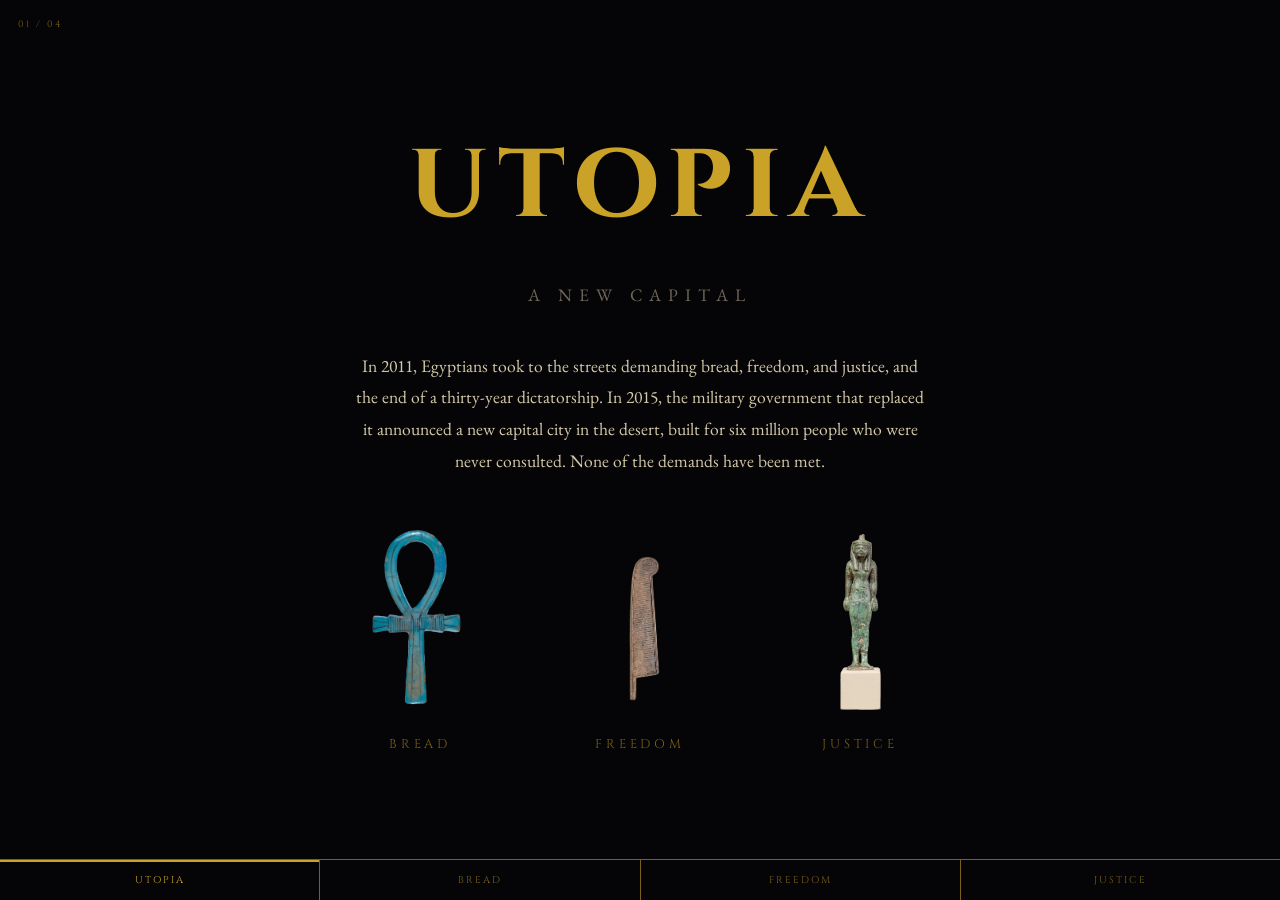
<file: index.html>
<!doctype html>
<html lang="en">

<head>
  <meta charset="UTF-8" />
  <meta name="viewport" content="width=device-width, initial-scale=1.0" />
  <title>utopia</title>
  <link
    href="https://fonts.googleapis.com/css2?family=EB+Garamond:ital,wght@0,400;0,500;1,400&family=Cinzel:wght@400;600&display=swap"
    rel="stylesheet" />
  <link rel="stylesheet" href="styles.css" />
</head>

<body>
  <div id="page-indicator"></div>
  <main class="page" style="gap: 44px">
    <h1 class="landing-title">utopia</h1>

    <p class="landing-subtitle">a new capital</p>

    <p class="landing-statement">In 2011, Egyptians took to the streets demanding bread, freedom, and justice, and the
      end of a thirty-year dictatorship. In 2015, the military government that replaced it announced a new capital city
      in the desert, built for six million people who were never consulted. None of the demands have been met.</p>

    <div class="symbols-row">
      <a href="bread.html" class="symbol-entry">
        <div class="symbol-img-wrap">
          <img src="./img/bread.png" alt="Ankh" />
        </div>
        <span class="symbol-label">bread</span>
      </a>

      <a href="freedom.html" class="symbol-entry">
        <div class="symbol-img-wrap">
          <img src="./img/freedom.png" alt="Feather of Ma'at" />
        </div>
        <span class="symbol-label">freedom</span>
      </a>

      <a href="justice.html" class="symbol-entry">
        <div class="symbol-img-wrap">
          <img src="./img/justice.png" alt="Maat figurine" />
        </div>
        <span class="symbol-label">justice</span>
      </a>
    </div>
  </main>

  <nav id="nav">
    <a href="index.html" class="nav-item">
      <span class="nav-label">Utopia</span>
    </a>
    <a href="bread.html" class="nav-item">
      <span class="nav-label">Bread</span>
    </a>
    <a href="freedom.html" class="nav-item">
      <span class="nav-label">Freedom</span>
    </a>
    <a href="justice.html" class="nav-item">
      <span class="nav-label">Justice</span>
    </a>
  </nav>

  <script src="script.js"></script>
  <script>
    initPage(0);
  </script>
</body>

</html>
</file>
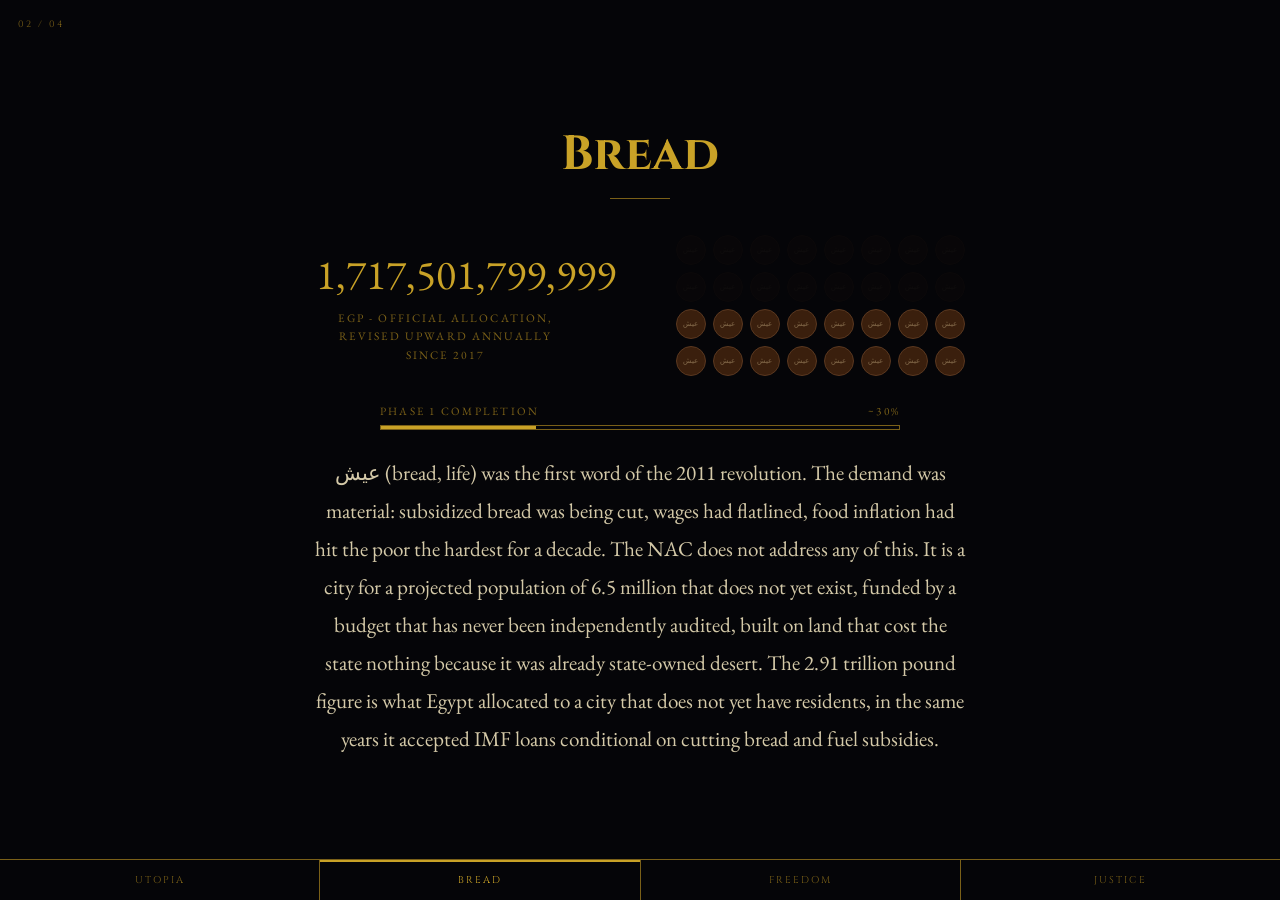
<file: bread.html>
<!doctype html>
<html lang="en">

<head>
  <meta charset="UTF-8" />
  <meta name="viewport" content="width=device-width, initial-scale=1.0" />
  <title>bread</title>
  <link
    href="https://fonts.googleapis.com/css2?family=EB+Garamond:ital,wght@0,400;0,500;1,400&family=Cinzel:wght@400;600&display=swap"
    rel="stylesheet" />
  <link rel="stylesheet" href="styles.css" />
</head>

<body>
  <div id="page-indicator"></div>
  <main class="page">
    <div class="section-header">
      <h2 class="section-title">Bread</h2>
      <div class="section-rule"></div>
    </div>

    <div class="bread-layout">
      <div class="budget-block">
        <span class="budget-number" id="budget-counter">0</span>
        <p class="budget-label">
          EGP - official allocation, revised upward annually since 2017
        </p>
      </div>
      <div class="loaves-grid" id="loaves-grid"></div>
    </div>

    <div class="progress-block">
      <div class="progress-labels">
        <span>Phase 1 Completion</span>
        <span>~30%</span>
      </div>
      <div class="progress-outer">
        <div class="progress-inner" id="progress-bar"></div>
      </div>
    </div>

    <p class="bread-note">
      عيش (bread, life) was the first word of the 2011 revolution. The
      demand was material: subsidized bread was being cut, wages had
      flatlined, food inflation had hit the poor the hardest for a decade. The
      NAC does not address any of this. It is a city for a projected
      population of 6.5 million that does not yet exist, funded by a budget
      that has never been independently audited, built on land that cost the
      state nothing because it was already state-owned desert. The 2.91 trillion
      pound figure is what Egypt allocated to a city that does not yet have residents,
      in the same years it accepted IMF loans conditional on cutting bread and fuel subsidies.
    </p>
  </main>

  <nav id="nav">
    <a href="index.html" class="nav-item"><span class="nav-label">Utopia</span></a>
    <a href="bread.html" class="nav-item"><span class="nav-label">Bread</span></a>
    <a href="freedom.html" class="nav-item"><span class="nav-label">Freedom</span></a>
    <a href="justice.html" class="nav-item"><span class="nav-label">Justice</span></a>
  </nav>

  <script src="script.js"></script>
  <script>
    initPage(1);
    initBudgetCounter();
    initLoaves();
  </script>
</body>

</html>
</file>
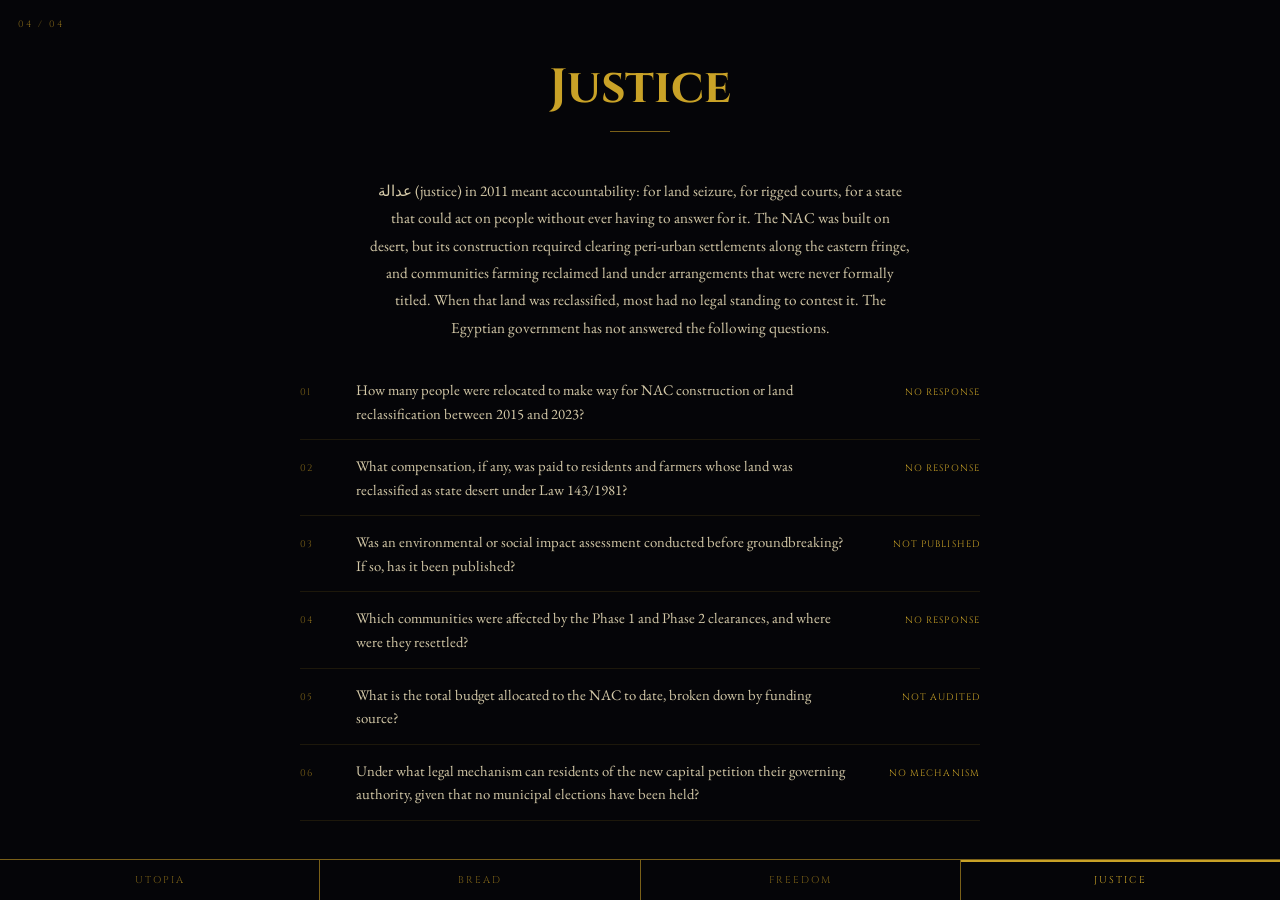
<file: justice.html>
<!DOCTYPE html>
<html lang="en">

<head>
  <meta charset="UTF-8">
  <meta name="viewport" content="width=device-width, initial-scale=1.0">
  <title>justice</title>
  <link
    href="https://fonts.googleapis.com/css2?family=EB+Garamond:ital,wght@0,400;0,500;1,400&family=Cinzel:wght@400;600&display=swap"
    rel="stylesheet">
  <link rel="stylesheet" href="styles.css">
</head>

<body>
  <div id="page-indicator"></div>

  <main class="page" id="page-justice">
    <div class="section-header">
      <h2 class="section-title">Justice</h2>
      <div class="section-rule"></div>
    </div>

    <p class="names-intro">
      عدالة (justice) in 2011 meant accountability: for land seizure,
      for rigged courts, for a state that could act on people without
      ever having to answer for it. The NAC was built on desert,
      but its construction required clearing peri-urban settlements
      along the eastern fringe, and communities farming reclaimed land
      under arrangements that were never formally titled.
      When that land was reclassified, most had no legal standing to contest it.
      The Egyptian government has not answered the following questions.
    </p>

    <div class="questions-list">
      <div class="question-item">
        <span class="q-num">01</span>
        <p>How many people were relocated to make way for NAC construction or land reclassification between 2015 and
          2023?</p>
        <span class="q-status">no response</span>
      </div>
      <div class="question-item">
        <span class="q-num">02</span>
        <p>What compensation, if any, was paid to residents and farmers whose land was reclassified as state desert
          under Law 143/1981?</p>
        <span class="q-status">no response</span>
      </div>
      <div class="question-item">
        <span class="q-num">03</span>
        <p>Was an environmental or social impact assessment conducted before groundbreaking? If so, has it been
          published?</p>
        <span class="q-status">not published</span>
      </div>
      <div class="question-item">
        <span class="q-num">04</span>
        <p>Which communities were affected by the Phase 1 and Phase 2 clearances, and where were they resettled?</p>
        <span class="q-status">no response</span>
      </div>
      <div class="question-item">
        <span class="q-num">05</span>
        <p>What is the total budget allocated to the NAC to date, broken down by funding source?</p>
        <span class="q-status">not audited</span>
      </div>
      <div class="question-item">
        <span class="q-num">06</span>
        <p>Under what legal mechanism can residents of the new capital petition their governing authority, given that no
          municipal elections have been held?</p>
        <span class="q-status">no mechanism</span>
      </div>
    </div>

  </main>

  <nav id="nav">
    <a href="index.html" class="nav-item"><span class="nav-label">Utopia</span></a>
    <a href="bread.html" class="nav-item"><span class="nav-label">Bread</span></a>
    <a href="freedom.html" class="nav-item"><span class="nav-label">Freedom</span></a>
    <a href="justice.html" class="nav-item"><span class="nav-label">Justice</span></a>
  </nav>

  <script src="script.js"></script>
  <script>initPage(3);</script>
</body>

</html>
</file>
<file: styles.css>
:root {
  --gold: #c9a227;
  --gold-dim: #7a6018;
  --black: #050508;
  --text: #d4c9a8;
}

* {
  box-sizing: border-box;
  margin: 0;
  padding: 0;
}

html,
body {
  width: 100%;
  height: 100%;
  overflow: hidden;
  background: var(--black);
  color: var(--text);
  font-family: "EB Garamond", serif;
  cursor:
    url("./img/cursor-ankh.cur") 16 16,
    crosshair;
}

::-webkit-scrollbar {
  width: 3px;
}

::-webkit-scrollbar-track {
  background: var(--black);
}

::-webkit-scrollbar-thumb {
  background: var(--gold-dim);
}

.page {
  position: fixed;
  inset: 0;
  z-index: 1;
  display: flex;
  flex-direction: column;
  align-items: center;
  justify-content: center;
  padding: 70px 48px 90px;
  overflow-y: auto;
  overflow-x: hidden;
}

#page-indicator {
  position: fixed;
  top: 18px;
  left: 18px;
  z-index: 100;
  font-family: "Cinzel", serif;
  font-size: 0.58rem;
  letter-spacing: 0.25em;
  color: var(--gold-dim);
  text-transform: uppercase;
}

#nav {
  position: fixed;
  inset: auto 0 0;
  z-index: 100;
  display: flex;
  border-top: 1px solid var(--gold-dim);
  background: var(--black);
}

.nav-item {
  flex: 1;
  display: flex;
  align-items: center;
  justify-content: center;
  padding: 13px 8px;
  position: relative;
  border-right: 1px solid var(--gold-dim);
  text-decoration: none;
  color: inherit;
}

.nav-item:last-child {
  border-right: none;
}

.nav-item.active::after {
  content: "";
  position: absolute;
  top: 0;
  left: 0;
  right: 0;
  height: 2px;
  background: var(--gold);
}

.nav-label {
  font-family: "Cinzel", serif;
  font-size: 0.62rem;
  letter-spacing: 0.2em;
  text-transform: uppercase;
  color: var(--gold-dim);
}

.nav-item.active .nav-label {
  color: var(--gold);
}

.section-header {
  text-align: center;
  margin-bottom: 36px;
}

.section-title {
  font-family: "Cinzel", serif;
  font-size: 3rem;
  color: var(--gold);
  margin-bottom: 11px;
}

.section-rule {
  width: 60px;
  height: 1px;
  background: var(--gold-dim);
  margin: 0 auto;
}

/* landing */
.landing-title {
  font-family: "Cinzel", serif;
  font-size: 7rem;
  color: var(--gold);
  letter-spacing: 0.08em;
  text-align: center;
  line-height: 1;
}

.landing-subtitle {
  font-size: 1.1rem;
  letter-spacing: 0.4em;
  text-transform: uppercase;
  text-align: center;
  opacity: 0.5;
}

.landing-statement {
  font-size: 1.1rem;
  text-align: center;
  max-width: 580px;
  line-height: 1.8;
}

.symbols-row {
  display: flex;
  gap: 80px;
  align-items: flex-end;
  justify-content: center;
}

.symbol-entry {
  display: flex;
  flex-direction: column;
  align-items: center;
  gap: 16px;
  background: none;
  border: none;
  color: inherit;
  padding: 0;
  text-decoration: none;
}

.symbol-img-wrap {
  width: 140px;
  height: 200px;
}

.symbol-img-wrap img {
  width: 100%;
  height: 100%;
  object-fit: contain;
  object-position: bottom center;
  display: block;
}

.symbol-label {
  font-family: "Cinzel", serif;
  font-size: 0.8rem;
  color: var(--gold-dim);
  letter-spacing: 0.3em;
  text-transform: uppercase;
}

.symbol-entry:hover .symbol-label {
  color: var(--gold);
}

/* bread */
.bread-layout {
  display: flex;
  gap: 60px;
  align-items: center;
  flex-wrap: wrap;
  justify-content: center;
}

.budget-block {
  text-align: center;
}

.budget-number {
  font-family: "EB Garamond", serif;
  font-size: 2.6rem;
  color: var(--gold);
  display: block;
  min-width: 15ch;
}

.budget-label {
  font-size: 0.72rem;
  letter-spacing: 0.18em;
  text-transform: uppercase;
  color: var(--gold-dim);
  margin-top: 8px;
  max-width: 260px;
  line-height: 1.6;
}

.loaves-grid {
  display: grid;
  grid-template-columns: repeat(8, 1fr);
  gap: 7px;
  max-width: 340px;
}

.loaf {
  width: 30px;
  height: 30px;
  border-radius: 50%;
  background: #3a1f0d;
  border: 1px solid #5a3820;
  display: flex;
  align-items: center;
  justify-content: center;
  font-size: 7px;
  color: rgba(210, 185, 140, 0.5);
  font-family: "EB Garamond", serif;
  transition: opacity 0.4s;
}

.loaf.consumed {
  opacity: 0.08;
}

.progress-block {
  width: 100%;
  max-width: 520px;
  margin-top: 28px;
}

.progress-labels {
  display: flex;
  justify-content: space-between;
  font-size: 0.7rem;
  letter-spacing: 0.2em;
  text-transform: uppercase;
  color: var(--gold-dim);
  margin-bottom: 7px;
}

.progress-outer {
  width: 100%;
  height: 5px;
  border: 1px solid var(--gold-dim);
}

.progress-inner {
  height: 100%;
  background: var(--gold);
  width: 0%;
  transition: width 2s ease-in-out;
}

.bread-note {
  max-width: 650px;
  text-align: center;
  line-height: 1.8;
  font-size: 1.32rem;
  margin-top: 24px;
}

/* freedom */
.freedom-layout {
  display: grid;
  grid-template-columns: 1fr 1fr;
  gap: 40px;
  max-width: 860px;
  width: 100%;
  margin-top: 20px;
  align-items: start;
}

@media (max-width: 660px) {
  .freedom-layout {
    grid-template-columns: 1fr;
  }

  .landing-title {
    font-size: 4rem;
  }

  .symbols-row {
    gap: 40px;
  }
}

.redacted-block {
  line-height: 1.9;
  font-size: 1.1rem;
}

.redacted-block p {
  margin-bottom: 1.1em;
}

.redact {
  background: #1c1c1c;
  color: transparent;
  cursor: pointer;
  padding: 0 2px;
  border-bottom: 1px solid var(--gold-dim);
  user-select: none;
}

.redact:hover,
.redact.revealed {
  background: transparent;
  color: var(--gold);
}

@keyframes reconeal {

  0%,
  55% {
    background: transparent;
    color: var(--gold);
  }

  100% {
    background: #1c1c1c;
    color: transparent;
  }
}

.redact.re-concealed {
  animation: reconeal 0.85s ease forwards;
}

.freedom-right {
  display: flex;
  flex-direction: column;
  gap: 18px;
}

#nac-map {
  width: 100%;
  height: 390px;
  border: 1px solid var(--gold-dim);
}

.blacked-stat {
  font-family: "Cinzel", serif;
  font-size: 2.4rem;
  color: var(--gold);
  border: 1px solid var(--gold-dim);
  padding: 16px 24px;
  text-align: center;
}

.blacked-stat span {
  display: block;
  font-family: "EB Garamond", serif;
  font-size: 0.75rem;
  letter-spacing: 0.15em;
  text-transform: uppercase;
  color: var(--gold-dim);
  margin-top: 6px;
}

/* justice */
#page-justice {
  justify-content: flex-start;
  padding-top: 55px;
}

.names-intro {
  max-width: 540px;
  text-align: center;
  line-height: 1.8;
  font-size: 0.95rem;
  margin: 10px 0 22px;
}

.questions-list {
  width: 100%;
  max-width: 680px;
  display: flex;
  flex-direction: column;
}

.question-item {
  display: grid;
  grid-template-columns: 2.5rem 1fr 7rem;
  gap: 0 16px;
  align-items: baseline;
  padding: 14px 0;
  border-bottom: 1px solid rgba(201, 162, 39, 0.12);
}

.q-num {
  font-family: "Cinzel", serif;
  font-size: 0.6rem;
  color: var(--gold-dim);
  letter-spacing: 0.1em;
  padding-top: 2px;
}

.question-item p {
  font-size: 0.92rem;
  line-height: 1.6;
  color: var(--text);
}

.q-status {
  font-family: "Cinzel", serif;
  font-size: 0.58rem;
  letter-spacing: 0.12em;
  text-transform: uppercase;
  color: var(--gold);
  text-align: right;
}

/* leaflet */
.lmap-pin-wrapper {
  position: relative;
  width: 24px;
  height: 24px;
  cursor: pointer;
}

.lmap-pin {
  position: absolute;
  top: 50%;
  left: 50%;
  transform: translate(-50%, -50%);
  width: 8px;
  height: 8px;
  border-radius: 50%;
  background: var(--gold);
  border: 1px solid var(--black);
  transition:
    transform 0.15s ease,
    box-shadow 0.15s ease;
}

.lmap-pin-wrapper:hover .lmap-pin {
  transform: translate(-50%, -50%) scale(1.5);
  box-shadow: 0 0 6px var(--gold);
}

.lmap-pin-ring {
  position: absolute;
  top: 50%;
  left: 50%;
  width: 8px;
  height: 8px;
  border-radius: 50%;
  border: 1.5px solid var(--gold);
  opacity: 0;
  transform: translate(-50%, -50%) scale(1);
  animation: pin-ping 3.5s ease-out infinite;
}

.lmap-pin-ring-2 {
  animation-delay: 0.8s;
}

@keyframes pin-ping {
  0% {
    transform: translate(-50%, -50%) scale(1);
    opacity: 0.75;
  }

  80% {
    transform: translate(-50%, -50%) scale(3.5);
    opacity: 0;
  }

  100% {
    transform: translate(-50%, -50%) scale(3.5);
    opacity: 0;
  }
}

.map-modal {
  display: none;
  position: fixed;
  inset: 0;
  z-index: 9999;
  background: rgba(5, 5, 8, 0.85);
  align-items: center;
  justify-content: center;
}

.map-modal.open {
  display: flex;
}

.map-modal-img {
  width: min(960px, 90vw);
  height: 600px;
  object-fit: cover;
  border: 1px solid var(--gold-dim);
  display: block;
}

.map-modal-close {
  position: fixed;
  top: 20px;
  right: 24px;
  background: none;
  border: none;
  color: var(--gold-dim);
  font-size: 1.2rem;
  cursor: pointer;
}

.leaflet-container {
  background: #0a0f0a;
  font-family: "EB Garamond", serif;
}
</file>
